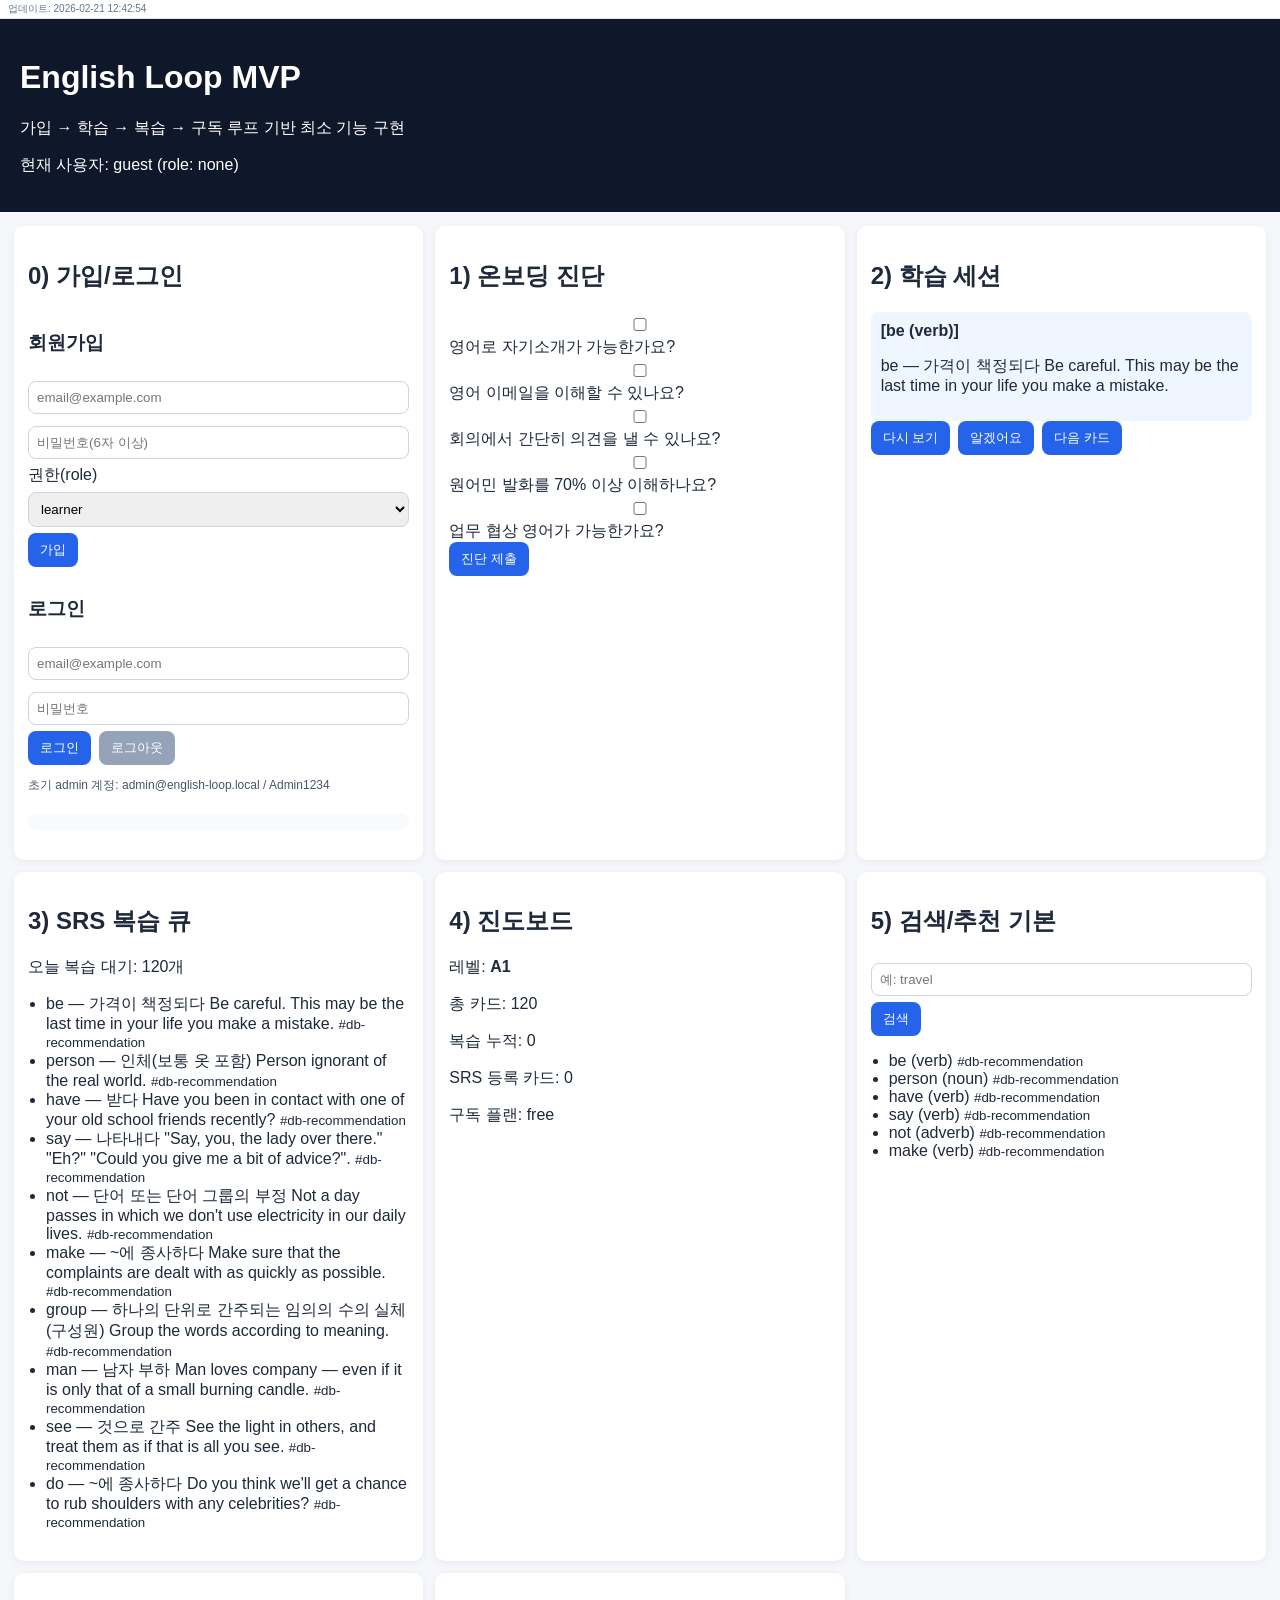
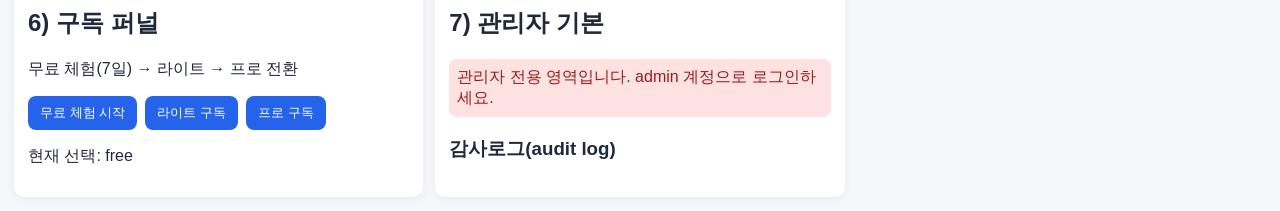
<file: index.html>
<!doctype html>
<html lang="ko">
  <head>
    <meta charset="UTF-8" />
    <meta name="viewport" content="width=device-width, initial-scale=1.0" />
    <title>English Loop MVP</title>
    <link rel="stylesheet" href="styles.css" />
  </head>
  <body>
    <div id="update-timestamp" aria-live="polite"></div>
    <header>
      <h1>English Loop MVP</h1>
      <p>가입 → 학습 → 복습 → 구독 루프 기반 최소 기능 구현</p>
      <p id="current-user"></p>
    </header>

    <main>
      <section id="auth" class="card">
        <h2>0) 가입/로그인</h2>
        <div class="auth-grid">
          <div>
            <h3>회원가입</h3>
            <input id="signup-email" type="email" placeholder="email@example.com" />
            <input id="signup-password" type="password" placeholder="비밀번호(6자 이상)" />
            <label>권한(role)</label>
            <select id="signup-role">
              <option value="learner">learner</option>
              <option value="admin">admin</option>
            </select>
            <button id="signup-btn">가입</button>
          </div>
          <div>
            <h3>로그인</h3>
            <input id="login-email" type="email" placeholder="email@example.com" />
            <input id="login-password" type="password" placeholder="비밀번호" />
            <div class="row">
              <button id="login-btn">로그인</button>
              <button id="logout-btn">로그아웃</button>
            </div>
            <p class="hint">초기 admin 계정: admin@english-loop.local / Admin1234</p>
          </div>
        </div>
        <p id="auth-message" class="msg"></p>
      </section>

      <section id="onboarding" class="card">
        <h2>1) 온보딩 진단</h2>
        <form id="diag-form"></form>
        <button id="diag-submit">진단 제출</button>
        <p id="diag-result"></p>
      </section>

      <section id="learning" class="card">
        <h2>2) 학습 세션</h2>
        <div id="learning-card"></div>
        <div class="row">
          <button id="btn-again">다시 보기</button>
          <button id="btn-good">알겠어요</button>
          <button id="btn-next">다음 카드</button>
        </div>
      </section>

      <section id="review" class="card">
        <h2>3) SRS 복습 큐</h2>
        <p id="review-summary"></p>
        <ul id="review-list"></ul>
      </section>

      <section id="progress" class="card">
        <h2>4) 진도보드</h2>
        <div id="progress-board"></div>
      </section>

      <section id="discover" class="card">
        <h2>5) 검색/추천 기본</h2>
        <input id="search-input" placeholder="예: travel" />
        <button id="search-btn">검색</button>
        <ul id="search-results"></ul>
      </section>

      <section id="subscribe" class="card">
        <h2>6) 구독 퍼널</h2>
        <p>무료 체험(7일) → 라이트 → 프로 전환</p>
        <div class="row">
          <button data-plan="trial" class="plan-btn">무료 체험 시작</button>
          <button data-plan="light" class="plan-btn">라이트 구독</button>
          <button data-plan="pro" class="plan-btn">프로 구독</button>
        </div>
        <p id="subscribe-state"></p>
      </section>

      <section id="admin" class="card">
        <h2>7) 관리자 기본</h2>
        <p id="admin-guard"></p>
        <div id="admin-controls">
          <div class="row">
            <input id="admin-title" placeholder="레슨 제목" />
            <input id="admin-tag" placeholder="태그" />
          </div>
          <textarea id="admin-content" placeholder="카드 문장"></textarea>
          <button id="admin-add">레슨 추가</button>
        </div>
        <h3>감사로그(audit log)</h3>
        <ul id="audit-log"></ul>
      </section>
    </main>

    <!-- 카카오 광고 코드: 기존 코드 발견 시 반드시 유지할 것 -->
    <div id="kakao-ad-preserve-slot" data-preserve="true"></div>

    <script type="module" src="app.js"></script>
  </body>
</html>
</file>
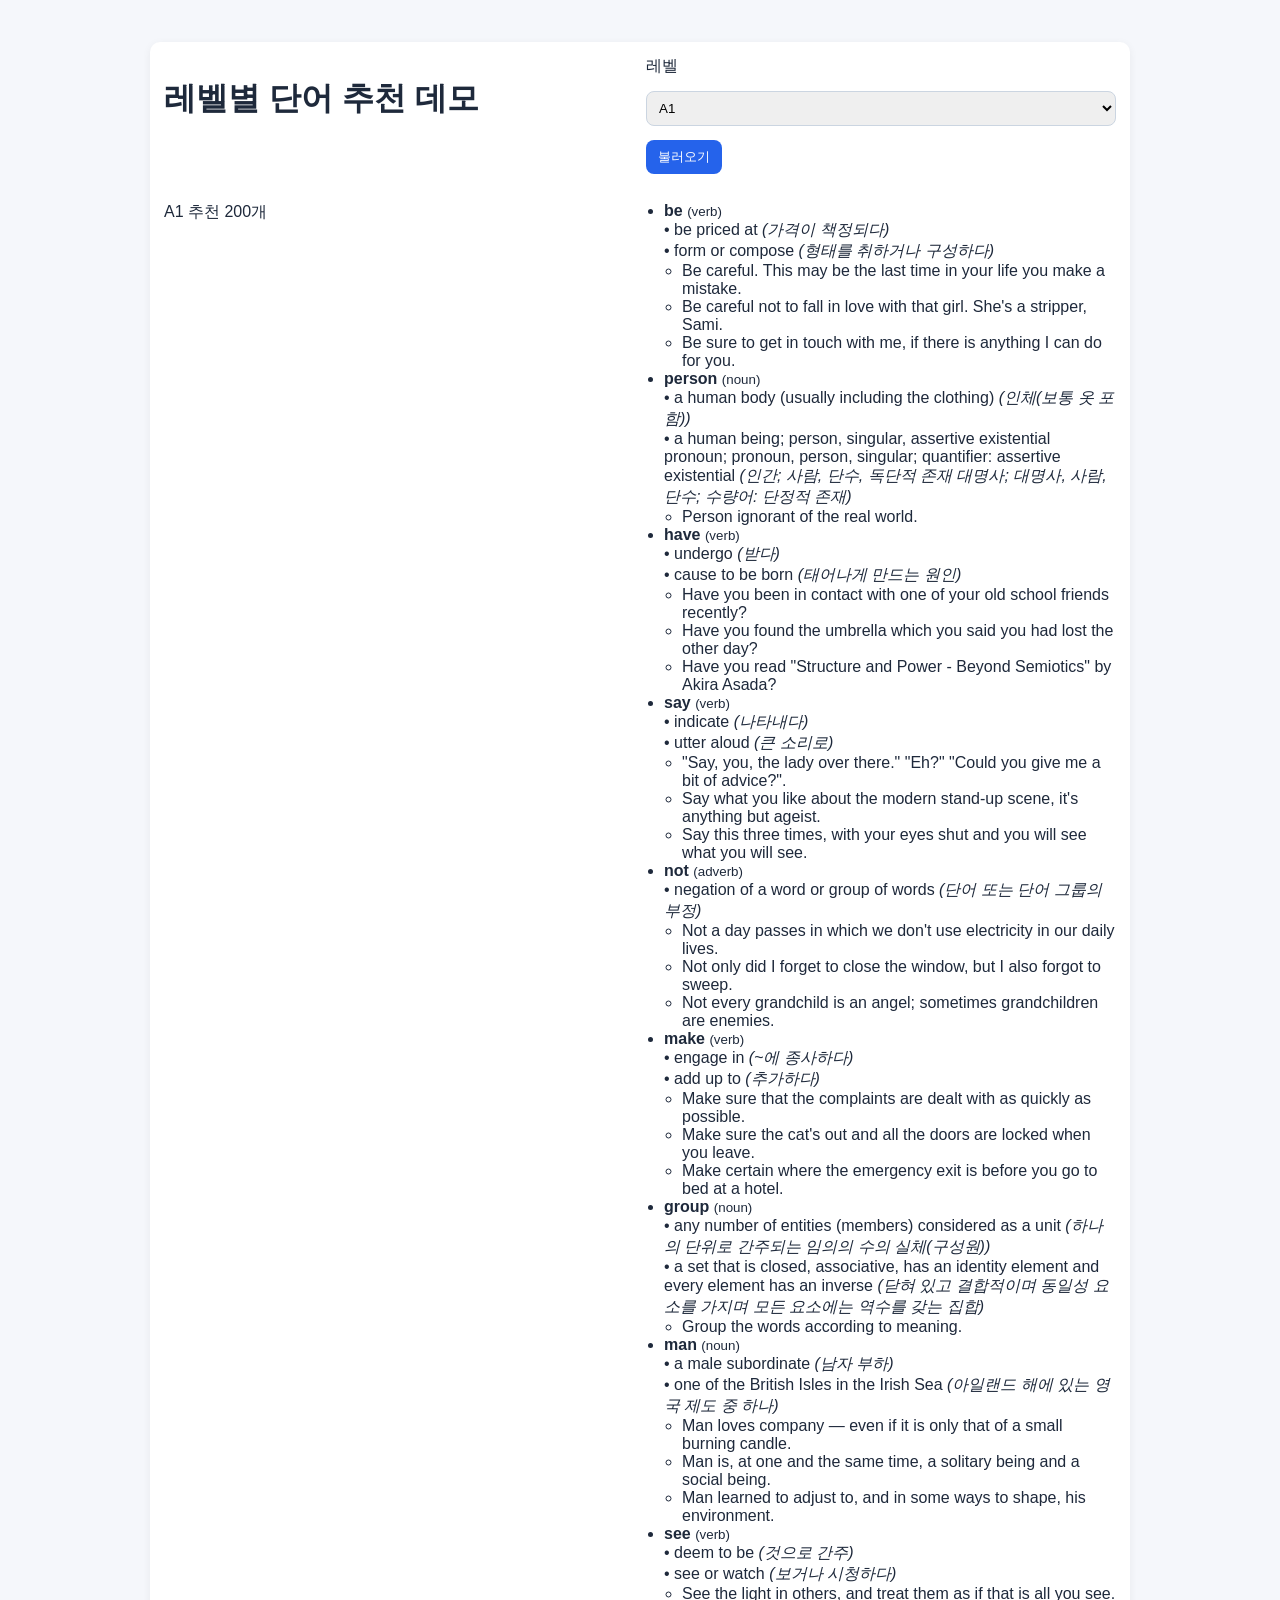
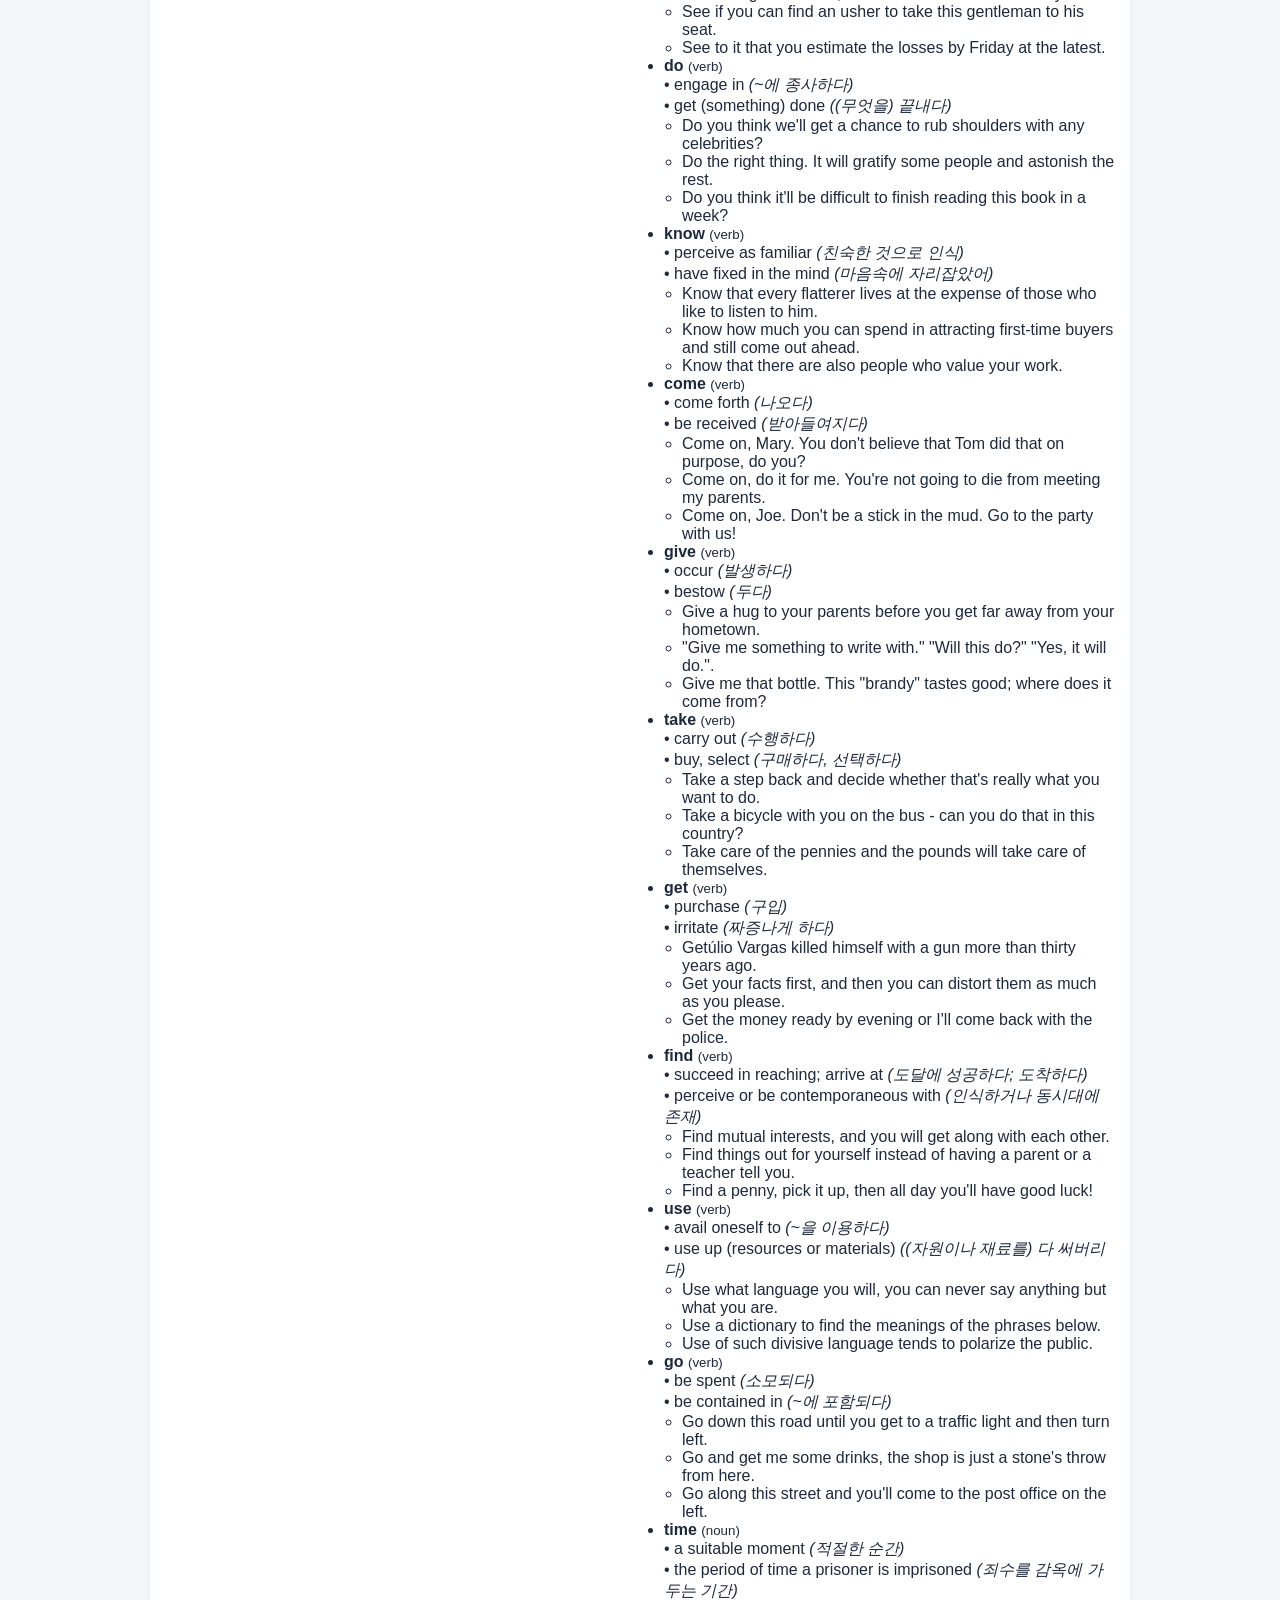
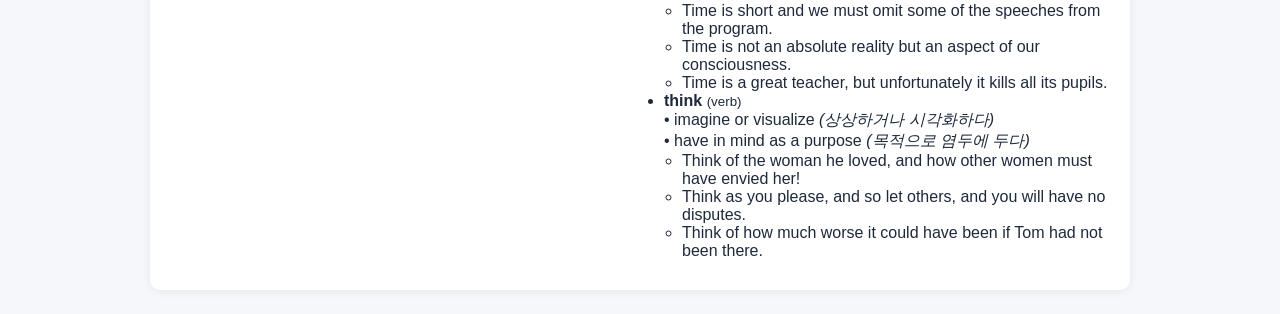
<file: level-demo.html>
<!doctype html>
<html lang="ko">
  <head>
    <meta charset="UTF-8" />
    <meta name="viewport" content="width=device-width, initial-scale=1.0" />
    <title>Level Recommendation Demo</title>
    <link rel="stylesheet" href="styles.css" />
  </head>
  <body>
    <main class="card" style="max-width: 980px; margin: 24px auto">
      <h1>레벨별 단어 추천 데모</h1>
      <div class="row">
        <label for="level-select">레벨</label>
        <select id="level-select">
          <option>A1</option><option>A2</option><option>B1</option><option>B2</option><option>C1</option><option>C2</option>
        </select>
        <button id="load-btn">불러오기</button>
      </div>
      <p id="summary"></p>
      <ul id="list"></ul>
    </main>
    <script type="module" src="level-demo.js"></script>
  </body>
</html>
</file>
<file: styles.css>
* { box-sizing: border-box; font-family: -apple-system, BlinkMacSystemFont, 'Segoe UI', sans-serif; }
body { margin: 0; padding-top: 18px; background: #f5f7fb; color: #1e293b; }
#update-timestamp { position: fixed; top: 0; left: 0; right: 0; z-index: 9999; font-size: 10px; line-height: 14px; padding: 2px 8px; color: #64748b; background: rgba(255,255,255,0.92); border-bottom: 1px solid #e2e8f0; text-align: left; }
header { padding: 20px; background: #0f172a; color: white; }
main { display: grid; gap: 12px; padding: 14px; grid-template-columns: repeat(auto-fit, minmax(320px, 1fr)); }
.card { background: white; border-radius: 10px; padding: 14px; box-shadow: 0 2px 8px rgba(0,0,0,0.06); }
.row { display: flex; gap: 8px; flex-wrap: wrap; }
button { border: 0; border-radius: 8px; padding: 8px 12px; cursor: pointer; background: #2563eb; color: #fff; }
button:hover { opacity: 0.9; }
button:disabled { background: #94a3b8; cursor: not-allowed; }
input, textarea, select { width: 100%; border: 1px solid #cbd5e1; border-radius: 8px; padding: 8px; margin: 6px 0; }
textarea { min-height: 80px; }
ul { padding-left: 18px; }
#learning-card { background: #eff6ff; border-radius: 8px; padding: 10px; min-height: 88px; }
.auth-grid { display: grid; gap: 10px; grid-template-columns: repeat(auto-fit, minmax(220px, 1fr)); }
.msg { margin-top: 8px; padding: 8px; border-radius: 8px; background: #f8fafc; }
.msg.error { background: #fee2e2; color: #991b1b; }
.msg.success { background: #dcfce7; color: #166534; }
.hint { font-size: 12px; color: #475569; }
</file>
